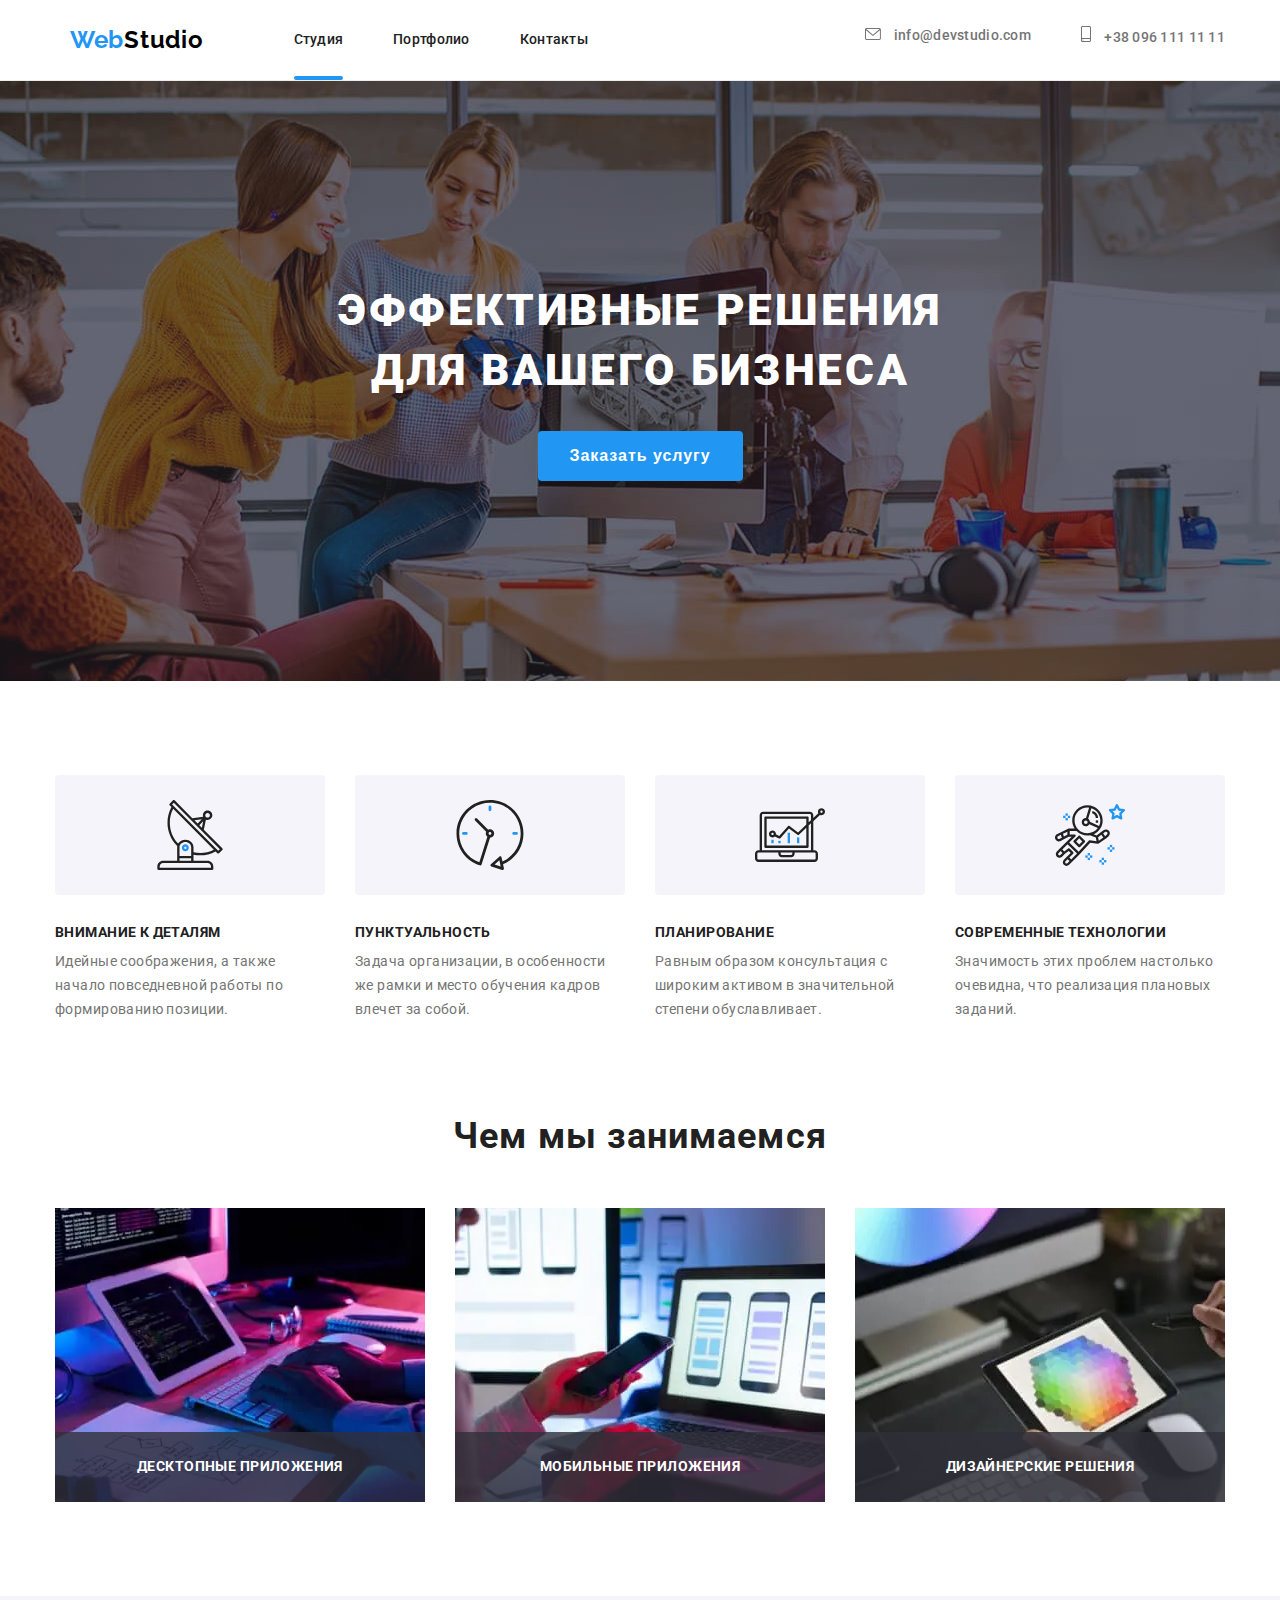
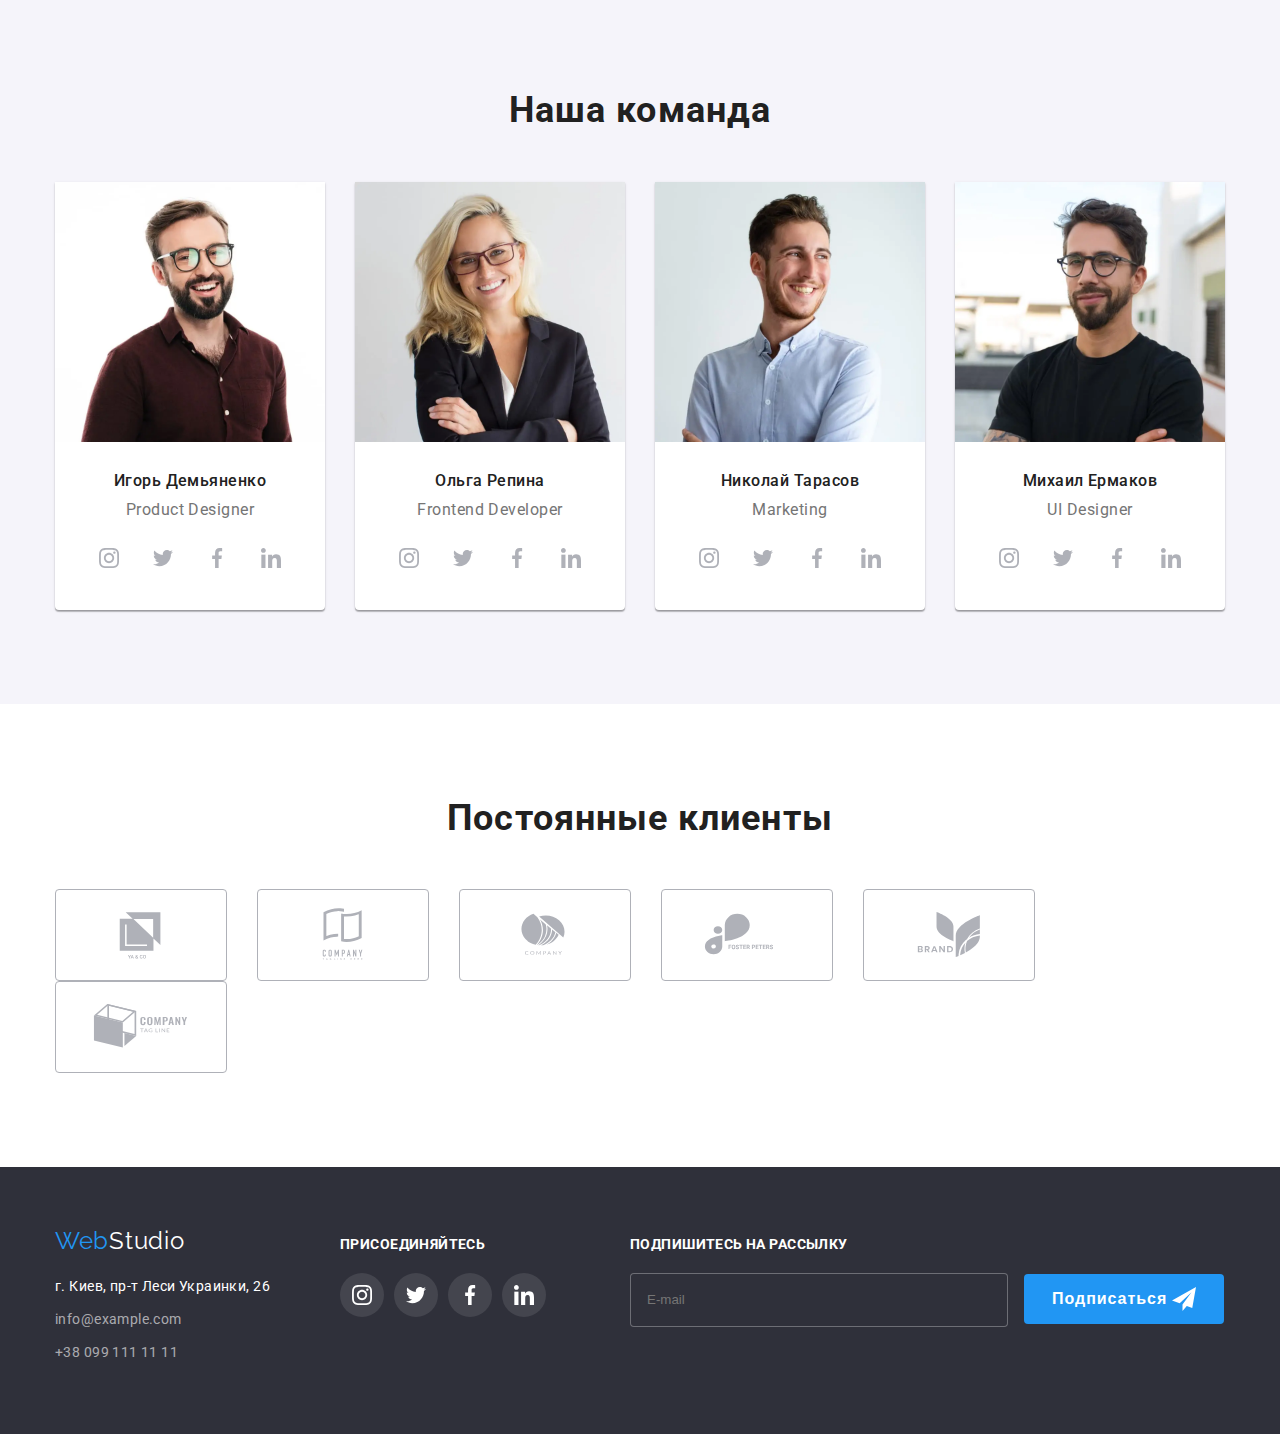
<file: index.html>
<!DOCTYPE html>
<html lang="ru">
  <head>
    <meta charset="UTF-8" />
    <meta http-equiv="X-UA-Compatible" content="IE=edge" />
    <meta name="viewport" content="width=device-width, initial-scale=1.0" />
    <link rel="preconnect" href="https://fonts.gstatic.com" />
    <link
      href="https://fonts.googleapis.com/css2?family=Raleway:wght@700&family=Roboto:wght@400;500;700;900&display=swap"
      rel="stylesheet"
    />
    <link
      rel="stylesheet"
      href="https://cdnjs.cloudflare.com/ajax/libs/modern-normalize/1.0.0/modern-normalize.min.css"
      integrity="sha512-ISS7cAi1PEhQ8jnbJpJZMd29NlhNj4AWYyLOSp2CE/CsHxTCu+r+t0D2yoJudVrd0/8fTVPUVDzY5Tvli75u/g=="
      crossorigin="anonymous"
    />
    <link rel="stylesheet" href="./css/main.min.css" />
    <title>Document</title>
  </head>
  <body>
    <!-- Шапка сайта -->
    <header class="header">
      <div class="container header-container">
        <nav class="navigation">
          <a class="logo-link link" href="index.html">
            <span class="logo-web">Web</span
            ><span class="logo-studio">Studio</span>
          </a>
          <ul class="site-nav list">
            <li class="site-nav__item">
              <a href="index.html" class="site-nav__link current link"
                >Студия</a
              >
            </li>
            <li class="site-nav__item">
              <a href="portfolio.html" class="site-nav__link link">Портфолио</a>
            </li>
            <li class="site-nav__item">
              <a href="" class="site-nav__link link">Контакты</a>
            </li>
          </ul>
        </nav>
        <button class="header__mobile-menu-btn" type="button" data-menu-button>
          <svg class="header__mobile-menu-icon">
            <use href="./images/sprite.svg#mob-menu-icon"></use>
          </svg>
        </button>
        <ul class="contact-list list">
          <li class="contact-link-item">
            <a href="mailto:info@devstudio.com" class="contact-link link">
              <svg class="contact-icon" width="16" height="12">
                <use href="./images/sprite.svg#icon-envelope"></use>
              </svg>
              info@devstudio.com
            </a>
          </li>
          <li class="contact-link-item">
            <a href="tel:+380961111111" class="contact-link link">
              <svg class="contact-icon" width="10" height="16">
                <use href="./images/sprite.svg#icon-smartphone"></use>
              </svg>
              +38 096 111 11 11</a
            >
          </li>
        </ul>
      </div>
      <div class="mobile-menu" data-menu>
        <div class="container mobile-menu__container">
          <button class="mobile-menu__close-btn" type="button" data-menu-close>
            <svg class="mobile-menu__close-icon">
              <use href="./images/sprite.svg#icon-close"></use>
            </svg>
          </button>

          <div class="mobile-menu__nav-list">
          <ul class="mobile-menu__nav">
            <li class="mobile-menu__item list">
              <a href="index.html" class="mobile-menu__link link">Студия</a>
            </li>
            <li class="mobile-menu__item list">
              <a href="portfolio.html" class="mobile-menu__link link"
                >Портфолио</a
              >
            </li>
            <li class="mobile-menu__item list">
              <a href="" class="mobile-menu__link link">Контакты</a>
            </li>
          </ul>
        </div>
        <div class="mobile-menu__connect-list">
          <ul class="mobile-menu__contact-list list">
            <li>
              <a
                class="mobile-menu__contact-link-tel link"
                href="tel:+380961111111"
              >
                +38 096 111 11 11</a
              >
            </li>
            <li>
              <a
                class="mobile-menu__contact-link-mail link"
                href="mailto:info@devstudio.com"
                >info@devstudio.com</a
              >
            </li>
          </ul>

          <ul class="mobile-menu__social-list list">
            <li class="mobile-menu__social-item">
              <a class="mobile-menu__social-link link" href="#">Instagram</a>
            </li>
            <li class="mobile-menu__social-item">
              <a class="mobile-menu__social-link link" href="#">Twitter</a>
            </li>
            <li class="mobile-menu__social-item">
              <a class="mobile-menu__social-link link" href="#">Facebook</a>
            </li>
            <li class="mobile-menu__social-item">
              <a class="mobile-menu__social-link link" href="#">LinkedIn</a>
            </li>
          </ul>
        </div>
        </div>
      </div>
    </header>
    <!-- <main> -->
    <!-- Герой -->
    <section class="hero-section">
      <div class="container">
        <h1 class="hero-title">
          Эффективные решения <br />
          для вашего бизнеса
        </h1>
        <button class="modal-btn" type="button" data-modal-open>
          Заказать услугу
        </button>
      </div>
    </section>
    <!-- Наши преимущества -->
    <section class="feature section">
      <div class="container">
        <h2 hidden>Особенности</h2>
        <ul class="feature__list list">
          <li class="feature__list-item">
            <div class="feature__list-icon">
              <svg class="feature__icon">
                <use href="./images/sprite.svg#icon-antenna"></use>
              </svg>
            </div>
            <h3 class="feature__title">ВНИМАНИЕ К ДЕТАЛЯМ</h3>
            <p class="feature__text">
              Идейные соображения, а также начало повседневной работы по
              формированию позиции.
            </p>
          </li>
          <li class="feature__list-item">
            <div class="feature__list-icon">
              <svg class="feature__icon">
                <use href="./images/sprite.svg#icon-clock"></use>
              </svg>
            </div>

            <h3 class="feature__title">ПУНКТУАЛЬНОСТЬ</h3>
            <p class="feature__text">
              Задача организации, в особенности же рамки и место обучения кадров
              влечет за собой.
            </p>
          </li>
          <li class="feature__list-item">
            <div class="feature__list-icon">
              <svg class="feature__icon">
                <use href="./images/sprite.svg#icon-diagram"></use>
              </svg>
            </div>
            <h3 class="feature__title">ПЛАНИРОВАНИЕ</h3>
            <p class="feature__text">
              Равным образом консультация с широким активом в значительной
              степени обуславливает.
            </p>
          </li>
          <li class="feature__list-item">
            <div class="feature__list-icon">
              <svg class="feature__icon">
                <use href="./images/sprite.svg#icon-astronaut"></use>
              </svg>
            </div>
            <h3 class="feature__title">СОВРЕМЕННЫЕ ТЕХНОЛОГИИ</h3>
            <p class="feature__text">
              Значимость этих проблем настолько очевидна, что реализация
              плановых заданий.
            </p>
          </li>
        </ul>
      </div>
    </section>
    <!-- О нас -->
    <section class="about-section">
      <div class="container">
        <h2 class="section-title">Чем мы занимаемся</h2>
        <ul class="about-section-list list">
          <li class="about-section-item">
            <div class="about-img-wrapper">
              <picture class="about-picture">
                <source
                  srcset="
                    ./images/about/about-img-1.webp    1x,
                    ./images/about/about-img-1@2x.webp 2x
                  "
                  media="(min-width: 1200px)"
                  type="image/webp"
                />
                <source
                  srcset="
                    ./images/about/about-img-1.jpg    1x,
                    ./images/about/about-img-1@2x.jpg 2x
                  "
                  media="(min-width: 1200px)"
                />
                <img
                  src="./images/about/about-img-1.jpg"
                  alt="Разработка веб-приложений"
                />
              </picture>
              <p class="about-img-overlay">Десктопные приложения</p>
            </div>
          </li>
          <li class="about-section-item">
            <div class="about-img-wrapper">
              <picture class="picture">
                <source
                  srcset="
                    ./images/about/about-img-2.webp    1x,
                    ./images/about/about-img-2@2x.webp 2x
                  "
                  media="(min-width: 1200px)"
                  type="image/webp"
                />
                <source
                  srcset="
                    ./images/about/about-img-2.jpg    1x,
                    ./images/about/about-img-2@2x.jpg 2x
                  "
                  media="(min-width: 1200px)"
                />
                <img
                  src="./images/about/about-img-2.jpg"
                  alt="Адаптация сайта под мобильные платформы"
                />
              </picture>
              <p class="about-img-overlay">Мобильные приложения</p>
            </div>
          </li>
          <li class="about-section-item">
            <div class="about-img-wrapper">
              <picture class="picture">
                <source
                  srcset="
                    ./images/about/about-img-3.webp    1x,
                    ./images/about/about-img-3@2x.webp 2x
                  "
                  media="(min-width: 1200px)"
                  type="image/webp"
                />
                <source
                  srcset="
                    ./images/about/about-img-3.jpg    1x,
                    ./images/about/about-img-3@2x.jpg 2x
                  "
                  media="(min-width: 1200px)"
                />
                <img
                  src="./images/about/about-img-3.jpg"
                  alt="Дизайн веб-приложений"
                />
              </picture>
              <p class="about-img-overlay">Дизайнерские решения</p>
            </div>
          </li>
        </ul>
      </div>
    </section>
    <!-- Наша команда -->
    <section class="team section">
      <div class="container">
        <h2 class="section-title team">Наша команда</h2>
        <ul class="team__list list">
          <li class="team__list-item">
            <picture class="picture">
              <source
                srcset="
                  ./images/team/team-1-pc.webp    1x,
                  ./images/team/team-1-pc@2x.webp 2x
                "
                media="(min-width: 1200px)"
                type="image/webp"
              />
              <source
                srcset="
                  ./images/team/team-1-pc.jpg    1x,
                  ./images/team/team-1-pc@2x.jpg 2x
                "
                media="(min-width: 1200px)"
              />
              <source
                srcset="
                  ./images/team/team-1-tab.webp    1x,
                  ./images/team/team-1-tab@2x.webp 2x
                "
                media="(min-width: 768px)"
                type="image/webp"
              />
              <source
                srcset="
                  ./images/team/team-1-tab.jpg    1x,
                  ./images/team/team-1-tab@2x.jpg 2x
                "
                media="(min-width: 768px)"
              />
              <source
                srcset="
                  ./images/team/team-1-mob.webp    1x,
                  ./images/team/team-1-mob@2x.webp 2x
                "
                media="(max-width: 767px)"
                type="image/webp"
              />
              <source
                srcset="
                  ./images/team/team-1-mob.jpg    1x,
                  ./images/team/team-1-mob@2x.jpg 2x
                "
                media="(max-width: 767px)"
              />
              <img
                class="team__photo"
                src="./images/team/team-1-pc.jpg"
                alt="Игорь Демьяненко"
              />
            </picture>

            <div class="team__list-content">
              <h3 class="team__title">Игорь Демьяненко</h3>
              <p class="team__position" lang="en">Product Designer</p>
              <ul class="social-list list">
                <li class="social-list-item">
                  <a href="" class="social-list-link link">
                    <svg class="social-list-icon">
                      <use href="./images/sprite.svg#icon-instagram"></use>
                    </svg>
                  </a>
                </li>
                <li class="social-list-item">
                  <a href="" class="social-list-link link">
                    <svg class="social-list-icon">
                      <use href="./images/sprite.svg#icon-twitter"></use>
                    </svg>
                  </a>
                </li>
                <li class="social-list-item">
                  <a href="" class="social-list-link link">
                    <svg class="social-list-icon">
                      <use href="./images/sprite.svg#icon-facebook"></use>
                    </svg>
                  </a>
                </li>
                <li class="social-list-item">
                  <a href="" class="social-list-link link">
                    <svg class="social-list-icon">
                      <use href="./images/sprite.svg#icon-linkedin"></use>
                    </svg>
                  </a>
                </li>
              </ul>
            </div>
          </li>
          <li class="team__list-item">
            <picture class="picture">
              <source
                srcset="
                  ./images/team/team-2-pc.webp    1x,
                  ./images/team/team-2-pc@2x.webp 2x
                "
                media="(min-width: 1200px)"
                type="image/webp"
              />
              <source
                srcset="
                  ./images/team/team-2-pc.jpg    1x,
                  ./images/team/team-2-pc@2x.jpg 2x
                "
                media="(min-width: 1200px)"
              />
              <source
                srcset="
                  ./images/team/team-2-tab.webp    1x,
                  ./images/team/team-2-tab@2x.webp 2x
                "
                media="(min-width: 768px)"
                type="image/webp"
              />
              <source
                srcset="
                  ./images/team/team-2-tab.jpg    1x,
                  ./images/team/team-2-tab@2x.jpg 2x
                "
                media="(min-width: 768px)"
              />
              <source
                srcset="
                  ./images/team/team-2-mob.webp    1x,
                  ./images/team/team-2-mob@2x.webp 2x
                "
                media="(max-width: 767px)"
                type="image/webp"
              />
              <source
                srcset="
                  ./images/team/team-2-mob.jpg    1x,
                  ./images/team/team-2-mob@2x.jpg 2x
                "
                media="(max-width: 767px)"
              />
              <img
                class="team__photo"
                src="./images/team/team-2-pc.jpg"
                alt="Ольга Репина"
              />
            </picture>
            <div class="team__list-content">
              <h3 class="team__title">Ольга Репина</h3>
              <p class="team__position" lang="en">Frontend Developer</p>
              <ul class="social-list list">
                <li class="social-list-item">
                  <a href="" class="social-list-link link">
                    <svg class="social-list-icon">
                      <use href="./images/sprite.svg#icon-instagram"></use>
                    </svg>
                  </a>
                </li>
                <li class="social-list-item">
                  <a href="" class="social-list-link link">
                    <svg class="social-list-icon">
                      <use href="./images/sprite.svg#icon-twitter"></use>
                    </svg>
                  </a>
                </li>
                <li class="social-list-item">
                  <a href="" class="social-list-link link">
                    <svg class="social-list-icon">
                      <use href="./images/sprite.svg#icon-facebook"></use>
                    </svg>
                  </a>
                </li>
                <li class="social-list-item">
                  <a href="" class="social-list-link link">
                    <svg class="social-list-icon">
                      <use href="./images/sprite.svg#icon-linkedin"></use>
                    </svg>
                  </a>
                </li>
              </ul>
            </div>
          </li>
          <li class="team__list-item">
            <picture class="picture">
              <source
                srcset="
                  ./images/team/team-3-pc.webp    1x,
                  ./images/team/team-3-pc@2x.webp 2x
                "
                media="(min-width: 1200px)"
                type="image/webp"
              />
              <source
                srcset="
                  ./images/team/team-3-pc.jpg    1x,
                  ./images/team/team-3-pc@2x.jpg 2x
                "
                media="(min-width: 1200px)"
              />
              <source
                srcset="
                  ./images/team/team-3-tab.webp    1x,
                  ./images/team/team-3-tab@2x.webp 2x
                "
                media="(min-width: 768px)"
                type="image/webp"
              />
              <source
                srcset="
                  ./images/team/team-3-tab.jpg    1x,
                  ./images/team/team-3-tab@2x.jpg 2x
                "
                media="(min-width: 768px)"
              />
              <source
                srcset="
                  ./images/team/team-3-mob.webp    1x,
                  ./images/team/team-3-mob@2x.webp 2x
                "
                media="(max-width: 767px)"
                type="image/webp"
              />
              <source
                srcset="
                  ./images/team/team-3-mob.jpg    1x,
                  ./images/team/team-3-mob@2x.jpg 2x
                "
                media="(max-width: 767px)"
              />
              <img
                class="team__photo"
                src="./images/team/team-3-pc.jpg"
                alt="Николай Тарасов"
              />
            </picture>
            <div class="team__list-content">
              <h3 class="team__title">Николай Тарасов</h3>
              <p class="team__position" lang="en">Marketing</p>
              <ul class="social-list list">
                <li class="social-list-item">
                  <a href="" class="social-list-link link">
                    <svg class="social-list-icon">
                      <use href="./images/sprite.svg#icon-instagram"></use>
                    </svg>
                  </a>
                </li>
                <li class="social-list-item">
                  <a href="" class="social-list-link link">
                    <svg class="social-list-icon">
                      <use href="./images/sprite.svg#icon-twitter"></use>
                    </svg>
                  </a>
                </li>
                <li class="social-list-item">
                  <a href="" class="social-list-link link">
                    <svg class="social-list-icon">
                      <use href="./images/sprite.svg#icon-facebook"></use>
                    </svg>
                  </a>
                </li>
                <li class="social-list-item">
                  <a href="" class="social-list-link link">
                    <svg class="social-list-icon">
                      <use href="./images/sprite.svg#icon-linkedin"></use>
                    </svg>
                  </a>
                </li>
              </ul>
            </div>
          </li>
          <li class="team__list-item">
            <picture class="picture">
              <source
                srcset="
                  ./images/team/team-4-pc.webp    1x,
                  ./images/team/team-4-pc@2x.webp 2x
                "
                media="(min-width: 1200px)"
                type="image/webp"
              />
              <source
                srcset="
                  ./images/team/team-4-pc.jpg    1x,
                  ./images/team/team-4-pc@2x.jpg 2x
                "
                media="(min-width: 1200px)"
              />
              <source
                srcset="
                  ./images/team/team-4-tab.webp    1x,
                  ./images/team/team-4-tab@2x.webp 2x
                "
                media="(min-width: 768px)"
                type="image/webp"
              />
              <source
                srcset="
                  ./images/team/team-4-tab.jpg    1x,
                  ./images/team/team-4-tab@2x.jpg 2x
                "
                media="(min-width: 768px)"
              />
              <source
                srcset="
                  ./images/team/team-4-mob.webp    1x,
                  ./images/team/team-4-mob@2x.webp 2x
                "
                media="(max-width: 767px)"
                type="image/webp"
              />
              <source
                srcset="
                  ./images/team/team-4-mob.jpg    1x,
                  ./images/team/team-4-mob@2x.jpg 2x
                "
                media="(max-width: 767px)"
              />
              <img
                class="team__photo"
                src="./images/team/team-4-pc.jpg"
                alt="Михаил Ермаков"
              />
            </picture>
            <div class="team__list-content">
              <h3 class="team__title">Михаил Ермаков</h3>
              <p class="team__position" lang="en">UI Designer</p>
              <ul class="social-list list">
                <li class="social-list-item">
                  <a href="#" class="social-list-link link">
                    <svg class="social-list-icon">
                      <use href="./images/sprite.svg#icon-instagram"></use>
                    </svg>
                  </a>
                </li>
                <li class="social-list-item">
                  <a href="" class="social-list-link link">
                    <svg class="social-list-icon">
                      <use href="./images/sprite.svg#icon-twitter"></use>
                    </svg>
                  </a>
                </li>
                <li class="social-list-item">
                  <a href="" class="social-list-link link">
                    <svg class="social-list-icon">
                      <use href="./images/sprite.svg#icon-facebook"></use>
                    </svg>
                  </a>
                </li>
                <li class="social-list-item">
                  <a href="" class="social-list-link link">
                    <svg class="social-list-icon">
                      <use href="./images/sprite.svg#icon-linkedin"></use>
                    </svg>
                  </a>
                </li>
              </ul>
            </div>
          </li>
        </ul>
      </div>
    </section>
    <!-- Постоянные клиенты -->
    <section class="section">
        <div class="container">
          <h2 class="section-title">Постоянные клиенты</h2>
          <ul class="client-list list">
            <li>
              <a href="" class="client-link link">
                <svg class="client-icon">
                  <use href="./images/sprite.svg#icon-client-1"></use>
                </svg>
              </a>
            </li>
            <li>
              <a href="" class="client-link link">
                <svg class="client-icon">
                  <use href="./images/sprite.svg#icon-client-2"></use></svg
              ></a>
            </li>
            <li>
              <a href="" class="client-link link">
                <svg class="client-icon">
                  <use href="./images/sprite.svg#icon-client-3"></use></svg
              ></a>
            </li>
            <li>
              <a href="" class="client-link link">
                <svg class="client-icon">
                  <use href="./images/sprite.svg#icon-client-4"></use></svg
              ></a>
            </li>
            <li>
              <a href="" class="client-link link">
                <svg class="client-icon">
                  <use href="./images/sprite.svg#icon-client-5"></use></svg
              ></a>
            </li>
            <li>
              <a href="" class="client-link link">
                <svg class="client-icon">
                  <use href="./images/sprite.svg#icon-client-6"></use></svg
              ></a>
            </li>
          </ul>
        </div>
      </section>
    </main>
    <!-- Футер -->
    <footer>
      <div class="footer-container container">
        <div class="contact-footer">
          <div class="footer-logo">
            <a class="logo-link-footer link" href="index.html">
              <span class="logo-web">Web</span
              ><span class="logo-studio-footer">Studio</span>
            </a>
          </div>
          <address>
            <ul class="footer-add-list list">
              <li>
                <a
                  href="https://goo.gl/maps/DzLWiFUtqQAKY1di6"
                  class="add-link link"
                  target="_blank"
                  rel="noopener noreferrer"
                  >г. Киев, пр-т Леси Украинки, 26</a
                >
              </li>
              <li class="contact-link">
                <a href="mailto:info@example.com"></a>info@example.com
              </li>
              <li class="contact-link">
                <a href="tel:+380991111111"></a>+38 099 111 11 11
              </li>
            </ul>
          </address>
        </div>
        <div class="join-container">
          <h2 class="join-title">ПРИСОЕДИНЯЙТЕСЬ</h2>
          <ul class="join-list list">
            <li>
              <a href="" class="join-footer-link">
                <svg class="join-icon">
                  <use href="./images/sprite.svg#icon-instagram"></use>
                </svg>
              </a>
            </li>
            <li>
              <a href="" class="join-footer-link">
                <svg class="join-icon">
                  <use href="./images/sprite.svg#icon-twitter"></use>
                </svg>
              </a>
            </li>
            <li>
              <a href="" class="join-footer-link">
                <svg class="join-icon">
                  <use href="./images/sprite.svg#icon-facebook"></use>
                </svg>
              </a>
            </li>
            <li>
              <a href="" class="join-footer-link">
                <svg class="join-icon">
                  <use href="./images/sprite.svg#icon-linkedin"></use>
                </svg>
              </a>
            </li>
          </ul>
        </div>
        <div class="footer-email-input">
          <h2 class="footer-input-title">Подпишитесь на рассылку</h2>
          <label class="footer-email-form">
            <input
              type="email"
              name="user-email"
              class="footer-form-input"
              placeholder="E-mail"
              required
            />
          </label>
          <button type="submit" class="footer-form-btn">
            Подписаться
            <svg class="footer-form-btn-icon">
              <use href="./images/sprite.svg#icon-send"></use>
            </svg>
          </button>
        </div>
      </div>
    </footer>
    <!-- Модальное окно -->
    <div class="backdrop is-hidden" data-modal>
      <div class="modal">
        <button class="modal-close-btn" type="button" data-modal-close>
          <svg class="close-btn-icon">
            <use href="./images/sprite.svg#icon-close"></use>
          </svg>
        </button>
        <form action="#" method="GET" class="modal-form">
          <p class="modal-form-head">Оставьте свои данные, мы вам перезвоним</p>
          <label class="modal-form-field">
            Имя
            <span class="modal-form-input-wrapper">
              <input
                type="text"
                name="user-name"
                class="modal-form-input"
                minlength="2"
                required
              />
              <svg class="modal-form-icon">
                <use href="./images/sprite.svg#icon-person-black"></use>
              </svg>
            </span>
          </label>
          <label class="modal-form-field">
            Телефон
            <span class="modal-form-input-wrapper">
              <input
                type="tel"
                name="user-phone"
                class="modal-form-input"
                required
                pattern="[0-9]{3}-[0-9]{3}-[0-9]{2}-[0-9]{2}"
                title="099-999-99-99"
              />
              <svg class="modal-form-icon">
                <use href="./images/sprite.svg#icon-phone-black"></use>
              </svg>
            </span>
          </label>
          <label class="modal-form-field">
            Почта
            <span class="modal-form-input-wrapper">
              <input
                type="email"
                name="user-email"
                class="modal-form-input"
                required
              />
              <svg class="modal-form-icon">
                <use href="./images/sprite.svg#icon-email-black"></use>
              </svg>
            </span>
          </label>
          <label class="modal-form-field">
            Комментарий
            <textarea
              name="user-message"
              class="modal-form-message"
              placeholder="Введите текст"
            ></textarea>
          </label>
          <input
            type="checkbox"
            name="user-policy"
            class="modal-form-checkbox visually-hidden"
            id="check-box-policy"
            required
          />
          <label for="check-box-policy" class="modal-form-checkbox-policy"
            >Соглашаюсь с рассылкой и принимаю
            <a class="modal-form-policy-link" href="">Условия договора</a>
          </label>
          <button type="submit" class="modal-form-btn">Отправить</button>
        </form>
      </div>
    </div>
    <script src="./js/modal.js"></script>
    <script src="./js/menu.js"></script>
  </body>
</html>
</file>
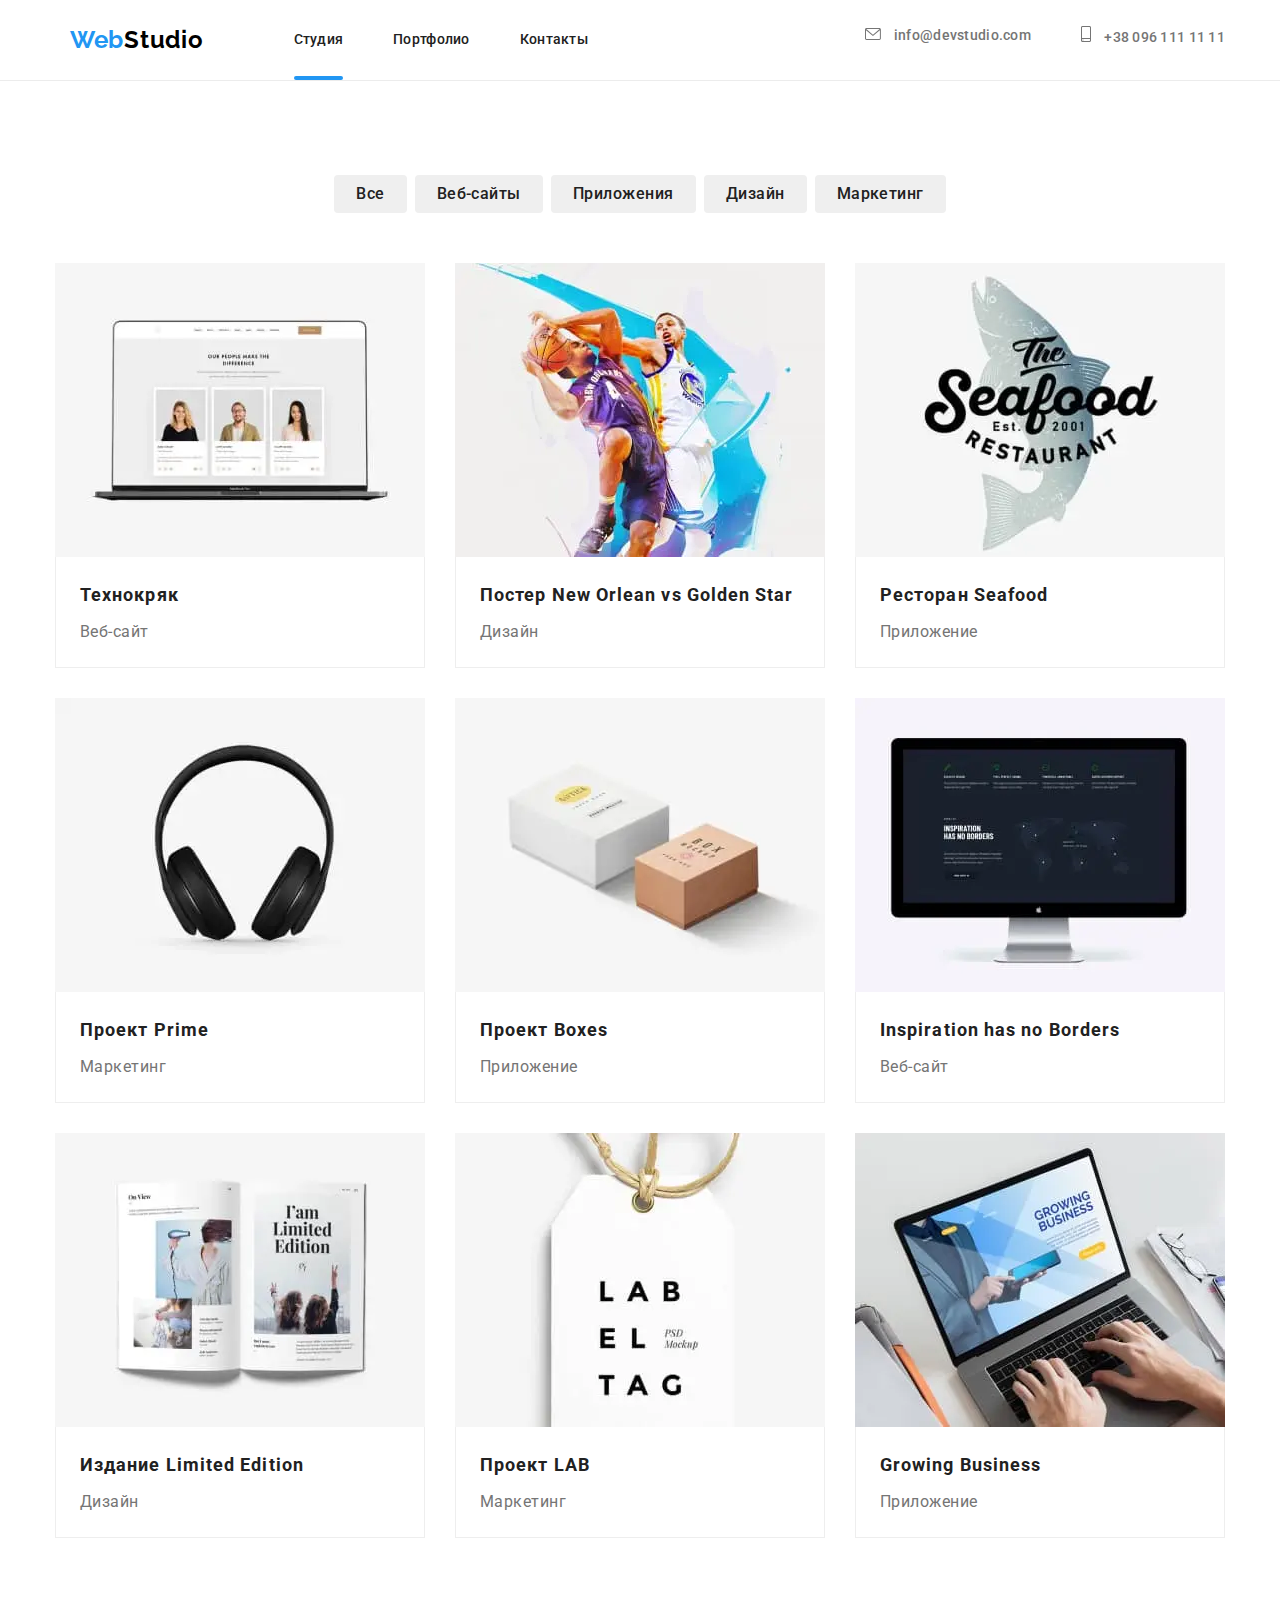
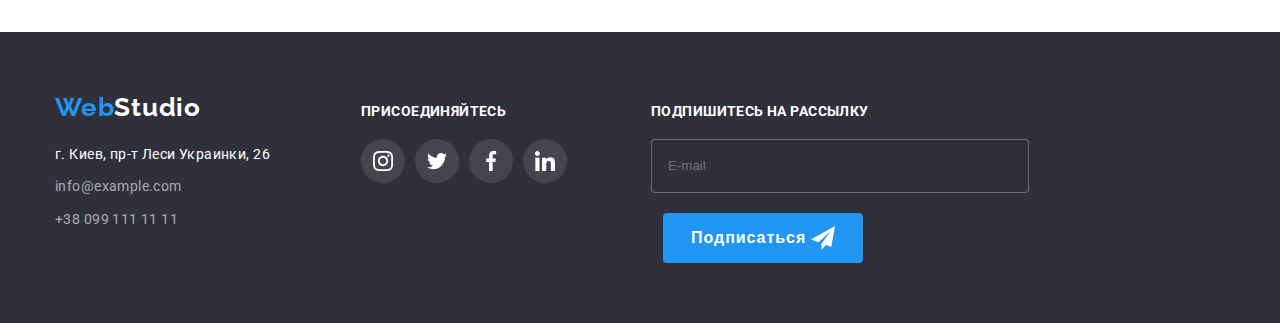
<file: portfolio.html>
<!DOCTYPE html>
<html lang="ru">
  <head>
    <meta charset="UTF-8" />
    <meta http-equiv="X-UA-Compatible" content="IE=edge" />
    <meta name="viewport" content="width=device-width, initial-scale=1.0" />
    <link rel="preconnect" href="https://fonts.gstatic.com" />
    <link
      href="https://fonts.googleapis.com/css2?family=Raleway:wght@700&family=Roboto:wght@400;500;700;900&display=swap"
      rel="stylesheet"
    />
    <link
      rel="stylesheet"
      href="https://cdnjs.cloudflare.com/ajax/libs/modern-normalize/1.0.0/modern-normalize.min.css"
      integrity="sha512-ISS7cAi1PEhQ8jnbJpJZMd29NlhNj4AWYyLOSp2CE/CsHxTCu+r+t0D2yoJudVrd0/8fTVPUVDzY5Tvli75u/g=="
      crossorigin="anonymous"
    />
    <link rel="stylesheet" href="./css/main.min.css" />
    <title>Document</title>
  </head>
  <body>
    <!-- Шапка сайта -->
    <header class="header">
      <div class="container header-container">
        <nav class="navigation">
          <a class="logo-link link" href="index.html">
            <span class="logo-web">Web</span
            ><span class="logo-studio">Studio</span>
          </a>
          <ul class="site-nav list">
            <li class="site-nav__item">
              <a href="index.html" class="site-nav__link current link"
                >Студия</a
              >
            </li>
            <li class="site-nav__item">
              <a href="portfolio.html" class="site-nav__link link">Портфолио</a>
            </li>
            <li class="site-nav__item">
              <a href="" class="site-nav__link link">Контакты</a>
            </li>
          </ul>
        </nav>
        <button class="header__mobile-menu-btn" type="button" data-menu-button>
          <svg class="header__mobile-menu-icon">
            <use href="./images/sprite.svg#mob-menu-icon"></use>
          </svg>
        </button>
        <ul class="contact-list list">
          <li class="contact-link-item">
            <a href="mailto:info@devstudio.com" class="contact-link link">
              <svg class="contact-icon" width="16" height="12">
                <use href="./images/sprite.svg#icon-envelope"></use>
              </svg>
              info@devstudio.com
            </a>
          </li>
          <li class="contact-link-item">
            <a href="tel:+380961111111" class="contact-link link">
              <svg class="contact-icon" width="10" height="16">
                <use href="./images/sprite.svg#icon-smartphone"></use>
              </svg>
              +38 096 111 11 11</a
            >
          </li>
        </ul>
      </div>
      <div class="mobile-menu" data-menu>
        <div class="container mobile-menu__container">
          <button class="mobile-menu__close-btn" type="button" data-menu-close>
            <svg class="mobile-menu__close-icon">
              <use href="./images/sprite.svg#icon-close"></use>
            </svg>
          </button>
          <ul class="mobile-menu__nav">
            <li class="mobile-menu__item list">
              <a href="index.html" class="mobile-menu__link link">Студия</a>
            </li>
            <li class="mobile-menu__item list">
              <a href="portfolio.html" class="mobile-menu__link link"
                >Портфолио</a
              >
            </li>
            <li class="mobile-menu__item list">
              <a href="" class="mobile-menu__link link">Контакты</a>
            </li>
          </ul>
          <ul class="mobile-menu__contact-list list">
            <li>
              <a
                class="mobile-menu__contact-link-tel link"
                href="tel:+380961111111"
              >
                +38 096 111 11 11</a
              >
            </li>
            <li>
              <a
                class="mobile-menu__contact-link-mail link"
                href="mailto:info@devstudio.com"
                >info@devstudio.com</a
              >
            </li>
          </ul>

          <ul class="mobile-menu__social-list list">
            <li class="mobile-menu__social-item">
              <a class="mobile-menu__social-link link" href="#">Instagram</a>
            </li>
            <li class="mobile-menu__social-item">
              <a class="mobile-menu__social-link link" href="#">Twitter</a>
            </li>
            <li class="mobile-menu__social-item">
              <a class="mobile-menu__social-link link" href="#">Facebook</a>
            </li>
            <li class="mobile-menu__social-item">
              <a class="mobile-menu__social-link link" href="#">LinkedIn</a>
            </li>
          </ul>
        </div>
      </div>
    </header>
      <!-- Портфолио -->
      <section class="section">
        <div class="container">
          <h1 hidden>Наши проекты</h1>
          <ul class="portfolio-section list">
            <li><button class="portfolio-btn" type="button">Все</button></li>
            <li>
              <button class="portfolio-btn" type="button">Веб-сайты</button>
            </li>
            <li>
              <button class="portfolio-btn" type="button">Приложения</button>
            </li>
            <li><button class="portfolio-btn" type="button">Дизайн</button></li>
            <li>
              <button class="portfolio-btn" type="button">Маркетинг</button>
            </li>
          </ul>
        </div>
        <div class="container">
          <ul class="portfolio-list list">
            <li class="portfolio-list-img">
              <a href="" class="portfolio-link-wrapper link">
                <div class="portfolio-img-wrapper">
                  <picture class="picture">
                    <source
                      srcset="
                        ./images/projects/project-1-pc.webp    1x,
                        ./images/projects/project-1-pc@2x.webp 2x
                      "
                      media="(min-width: 1200px)"
                      type="image/webp"
                    />
                    <source
                      srcset="
                        ./images/projects/project-1-pc.jpg    1x,
                        ./images/projects/project-1-pc@2x.jpg 2x
                      "
                      media="(min-width: 1200px)"
                    />
                    <source
                      srcset="
                        ./images/projects/project-1-tab.webp    1x,
                        ./images/projects/project-1-tab@2x.webp 2x
                      "
                      media="(min-width: 768px)"
                      type="image/webp"
                    />
                    <source
                      srcset="
                        ./images/projects/project-1-tab.jpg    1x,
                        ./images/projects/project-1-tab@2x.jpg 2x
                      "
                      media="(min-width: 768px)"
                    />
                    <source
                      srcset="
                        ./images/projects/project-1-mob.webp    1x,
                        ./images/projects/project-1-mob@2x.webp 2x
                      "
                      media="(max-width: 767px)"
                      type="image/webp"
                    />
                    <source
                      srcset="
                        ./images/projects/project-1-mob.jpg    1x,
                        ./images/projects/project-1-mob@2x.jpg 2x
                      "
                      media="(max-width: 767px)"
                    />
                    <img
                      src="./images/projects/project-1-pc.jpg"
                      alt="Веб-сайт"
                    />
                  </picture>
                  <p class="portfolio-overlay">
                    Технокряк это современная площадка распространения
                    коронавируса. Компании используют эту платформу для
                    цифрового шпионажа и атак на защищённые сервера конкурентов.
                  </p>
                </div>
                <div class="porfolio-list-content tech">
                  <h2 class="portfolio-title">Технокряк</h2>
                  <p class="portfolio-text">Веб-сайт</p>
                </div>
              </a>
            </li>
            <li class="portfolio-list-img">
              <a href="" class="portfolio-link-wrapper link">
                <div class="portfolio-img-wrapper">
                  <picture class="picture">
                    <source
                      srcset="
                        ./images/projects/project-2-pc.webp    1x,
                        ./images/projects/project-2-pc@2x.webp 2x
                      "
                      media="(min-width: 1200px)"
                      type="image/webp"
                    />
                    <source
                      srcset="
                        ./images/projects/project-2-pc.jpg    1x,
                        ./images/projects/project-2-pc@2x.jpg 2x
                      "
                      media="(min-width: 1200px)"
                    />
                    <source
                      srcset="
                        ./images/projects/project-2-tab.webp    1x,
                        ./images/projects/project-2-tab@2x.webp 2x
                      "
                      media="(min-width: 768px)"
                      type="image/webp"
                    />
                    <source
                      srcset="
                        ./images/projects/project-2-tab.jpg    1x,
                        ./images/projects/project-2-tab@2x.jpg 2x
                      "
                      media="(min-width: 768px)"
                    />
                    <source
                      srcset="
                        ./images/projects/project-2-mob.webp    1x,
                        ./images/projects/project-2-mob@2x.webp 2x
                      "
                      media="(max-width: 767px)"
                      type="image/webp"
                    />
                    <source
                      srcset="
                        ./images/projects/project-2-mob.jpg    1x,
                        ./images/projects/project-2-mob@2x.jpg 2x
                      "
                      media="(max-width: 767px)"
                    />
                    <img
                      src="./images/projects/project-2-pc.jpg"
                      alt="Постер с баскетболистами"
                    />
                  </picture>
                  <p class="portfolio-overlay">
                    Технокряк это современная площадка распространения
                    коронавируса. Компании используют эту платформу для
                    цифрового шпионажа и атак на защищённые сервера конкурентов.
                  </p>
                </div>
                <div class="porfolio-list-content">
                  <h2 class="portfolio-title">
                    Постер New Orlean vs Golden Star
                  </h2>
                  <p class="portfolio-text">Дизайн</p>
                </div>
              </a>
            </li>
            <li class="portfolio-list-img">
              <a href="" class="portfolio-link-wrapper link">
                <div class="portfolio-img-wrapper">
                  <picture class="picture">
                    <source
                      srcset="
                        ./images/projects/project-3-pc.webp    1x,
                        ./images/projects/project-3-pc@2x.webp 2x
                      "
                      media="(min-width: 1200px)"
                      type="image/webp"
                    />
                    <source
                      srcset="
                        ./images/projects/project-3-pc.jpg    1x,
                        ./images/projects/project-3-pc@2x.jpg 2x
                      "
                      media="(min-width: 1200px)"
                    />
                    <source
                      srcset="
                        ./images/projects/project-3-tab.webp    1x,
                        ./images/projects/project-3-tab@2x.webp 2x
                      "
                      media="(min-width: 768px)"
                      type="image/webp"
                    />
                    <source
                      srcset="
                        ./images/projects/project-3-tab.jpg    1x,
                        ./images/projects/project-3-tab@2x.jpg 2x
                      "
                      media="(min-width: 768px)"
                    />
                    <source
                      srcset="
                        ./images/projects/project-3-mob.webp    1x,
                        ./images/projects/project-3-mob@2x.webp 2x
                      "
                      media="(max-width: 767px)"
                      type="image/webp"
                    />
                    <source
                      srcset="
                        ./images/projects/project-3-mob.jpg    1x,
                        ./images/projects/project-3-mob@2x.jpg 2x
                      "
                      media="(max-width: 767px)"
                    />
                    <img
                      src="./images/projects/project-3-pc.jpg"
                      alt="Логотип ресторана"
                    />
                  </picture>
                  <p class="portfolio-overlay">
                    Технокряк это современная площадка распространения
                    коронавируса. Компании используют эту платформу для
                    цифрового шпионажа и атак на защищённые сервера конкурентов.
                  </p>
                </div>
                <div class="porfolio-list-content">
                  <h2 class="portfolio-title">Ресторан Seafood</h2>
                  <p class="portfolio-text">Приложение</p>
                </div>
              </a>
            </li>

            <li class="portfolio-list-img">
              <a href="" class="portfolio-link-wrapper link">
                <div class="portfolio-img-wrapper">
                  <picture class="picture">
                    <source
                      srcset="
                        ./images/projects/project-4-pc.webp    1x,
                        ./images/projects/project-4-pc@2x.webp 2x
                      "
                      media="(min-width: 1200px)"
                      type="image/webp"
                    />
                    <source
                      srcset="
                        ./images/projects/project-4-pc.jpg    1x,
                        ./images/projects/project-4-pc@2x.jpg 2x
                      "
                      media="(min-width: 1200px)"
                    />
                    <source
                      srcset="
                        ./images/projects/project-4-tab.webp    1x,
                        ./images/projects/project-4-tab@2x.webp 2x
                      "
                      media="(min-width: 768px)"
                      type="image/webp"
                    />
                    <source
                      srcset="
                        ./images/projects/project-4-tab.jpg    1x,
                        ./images/projects/project-4-tab@2x.jpg 2x
                      "
                      media="(min-width: 768px)"
                    />
                    <source
                      srcset="
                        ./images/projects/project-4-mob.webp    1x,
                        ./images/projects/project-4-mob@2x.webp 2x
                      "
                      media="(max-width: 767px)"
                      type="image/webp"
                    />
                    <source
                      srcset="
                        ./images/projects/project-4-mob.jpg    1x,
                        ./images/projects/project-4-mob@2x.jpg 2x
                      "
                      media="(max-width: 767px)"
                    />
                    <img
                      src="./images/projects/project-4-pc.jpg"
                      alt="Наушники"
                    />
                  </picture>

                  <p class="portfolio-overlay">
                    Технокряк это современная площадка распространения
                    коронавируса. Компании используют эту платформу для
                    цифрового шпионажа и атак на защищённые сервера конкурентов.
                  </p>
                </div>
                <div class="porfolio-list-content">
                  <h2 class="portfolio-title">Проект Prime</h2>
                  <p class="portfolio-text">Маркетинг</p>
                </div>
              </a>
            </li>

            <li class="portfolio-list-img">
              <a href="" class="portfolio-link-wrapper link">
                <div class="portfolio-img-wrapper">
                  <picture class="picture">
                    <source
                      srcset="
                        ./images/projects/project-5-pc.webp    1x,
                        ./images/projects/project-5-pc@2x.webp 2x
                      "
                      media="(min-width: 1200px)"
                      type="image/webp"
                    />
                    <source
                      srcset="
                        ./images/projects/project-5-pc.jpg    1x,
                        ./images/projects/project-5-pc@2x.jpg 2x
                      "
                      media="(min-width: 1200px)"
                    />
                    <source
                      srcset="
                        ./images/projects/project-5-tab.webp    1x,
                        ./images/projects/project-5-tab@2x.webp 2x
                      "
                      media="(min-width: 768px)"
                      type="image/webp"
                    />
                    <source
                      srcset="
                        ./images/projects/project-5-tab.jpg    1x,
                        ./images/projects/project-5-tab@2x.jpg 2x
                      "
                      media="(min-width: 768px)"
                    />
                    <source
                      srcset="
                        ./images/projects/project-5-mob.webp    1x,
                        ./images/projects/project-5-mob@2x.webp 2x
                      "
                      media="(max-width: 767px)"
                      type="image/webp"
                    />
                    <source
                      srcset="
                        ./images/projects/project-5-mob.jpg    1x,
                        ./images/projects/project-5-mob@2x.jpg 2x
                      "
                      media="(max-width: 767px)"
                    />
                    <img
                      src="./images/projects/project-5-pc.jpg"
                      alt="Коробки"
                    />
                  </picture>

                  <p class="portfolio-overlay">
                    Технокряк это современная площадка распространения
                    коронавируса. Компании используют эту платформу для
                    цифрового шпионажа и атак на защищённые сервера конкурентов.
                  </p>
                </div>
                <div class="porfolio-list-content">
                  <h2 class="portfolio-title">Проект Boxes</h2>
                  <p class="portfolio-text">Приложение</p>
                </div>
              </a>
            </li>

            <li class="portfolio-list-img">
              <a href="" class="portfolio-link-wrapper link">
                <div class="portfolio-img-wrapper">
                  <picture class="picture">
                    <source
                      srcset="
                        ./images/projects/project-6-pc.webp    1x,
                        ./images/projects/project-6-pc@2x.webp 2x
                      "
                      media="(min-width: 1200px)"
                      type="image/webp"
                    />
                    <source
                      srcset="
                        ./images/projects/project-6-pc.jpg    1x,
                        ./images/projects/project-6-pc@2x.jpg 2x
                      "
                      media="(min-width: 1200px)"
                    />
                    <source
                      srcset="
                        ./images/projects/project-6-tab.webp    1x,
                        ./images/projects/project-6-tab@2x.webp 2x
                      "
                      media="(min-width: 768px)"
                      type="image/webp"
                    />
                    <source
                      srcset="
                        ./images/projects/project-6-tab.jpg    1x,
                        ./images/projects/project-6-tab@2x.jpg 2x
                      "
                      media="(min-width: 768px)"
                    />
                    <source
                      srcset="
                        ./images/projects/project-6-mob.webp    1x,
                        ./images/projects/project-6-mob@2x.webp 2x
                      "
                      media="(max-width: 767px)"
                      type="image/webp"
                    />
                    <source
                      srcset="
                        ./images/projects/project-6-mob.jpg    1x,
                        ./images/projects/project-6-mob@2x.jpg 2x
                      "
                      media="(max-width: 767px)"
                    />
                    <img
                      src="./images/projects/project-6-pc.jpg"
                      alt="Монитор"
                    />
                  </picture>

                  <p class="portfolio-overlay">
                    Технокряк это современная площадка распространения
                    коронавируса. Компании используют эту платформу для
                    цифрового шпионажа и атак на защищённые сервера конкурентов.
                  </p>
                </div>
                <div class="porfolio-list-content">
                  <h2 class="portfolio-title">Inspiration has no Borders</h2>
                  <p class="portfolio-text">Веб-сайт</p>
                </div>
              </a>
            </li>

            <li class="portfolio-list-img">
              <a href="" class="portfolio-link-wrapper link">
                <div class="portfolio-img-wrapper">
                  <picture class="picture">
                    <source
                      srcset="
                        ./images/projects/project-7-pc.webp    1x,
                        ./images/projects/project-7-pc@2x.webp 2x
                      "
                      media="(min-width: 1200px)"
                      type="image/webp"
                    />
                    <source
                      srcset="
                        ./images/projects/project-7-pc.jpg    1x,
                        ./images/projects/project-7-pc@2x.jpg 2x
                      "
                      media="(min-width: 1200px)"
                    />
                    <source
                      srcset="
                        ./images/projects/project-7-tab.webp    1x,
                        ./images/projects/project-7-tab@2x.webp 2x
                      "
                      media="(min-width: 768px)"
                      type="image/webp"
                    />
                    <source
                      srcset="
                        ./images/projects/project-7-tab.jpg    1x,
                        ./images/projects/project-7-tab@2x.jpg 2x
                      "
                      media="(min-width: 768px)"
                    />
                    <source
                      srcset="
                        ./images/projects/project-7-mob.webp    1x,
                        ./images/projects/project-7-mob@2x.webp 2x
                      "
                      media="(max-width: 767px)"
                      type="image/webp"
                    />
                    <source
                      srcset="
                        ./images/projects/project-7-mob.jpg    1x,
                        ./images/projects/project-7-mob@2x.jpg 2x
                      "
                      media="(max-width: 767px)"
                    />
                    <img
                      src="./images/projects/project-7-pc.jpg"
                      alt="Журнал"
                    />
                  </picture>

                  <p class="portfolio-overlay">
                    Технокряк это современная площадка распространения
                    коронавируса. Компании используют эту платформу для
                    цифрового шпионажа и атак на защищённые сервера конкурентов.
                  </p>
                </div>
                <div class="porfolio-list-content">
                  <h2 class="portfolio-title">Издание Limited Edition</h2>
                  <p class="portfolio-text">Дизайн</p>
                </div>
              </a>
            </li>
            <li class="portfolio-list-img">
              <a href="" class="portfolio-link-wrapper link">
                <div class="portfolio-img-wrapper">
                  <picture class="picture">
                    <source
                      srcset="
                        ./images/projects/project-8-pc.webp    1x,
                        ./images/projects/project-8-pc@2x.webp 2x
                      "
                      media="(min-width: 1200px)"
                      type="image/webp"
                    />
                    <source
                      srcset="
                        ./images/projects/project-8-pc.jpg    1x,
                        ./images/projects/project-8-pc@2x.jpg 2x
                      "
                      media="(min-width: 1200px)"
                    />
                    <source
                      srcset="
                        ./images/projects/project-8-tab.webp    1x,
                        ./images/projects/project-8-tab@2x.webp 2x
                      "
                      media="(min-width: 768px)"
                      type="image/webp"
                    />
                    <source
                      srcset="
                        ./images/projects/project-8-tab.jpg    1x,
                        ./images/projects/project-8-tab@2x.jpg 2x
                      "
                      media="(min-width: 768px)"
                    />
                    <source
                      srcset="
                        ./images/projects/project-8-mob.webp    1x,
                        ./images/projects/project-8-mob@2x.webp 2x
                      "
                      media="(max-width: 767px)"
                      type="image/webp"
                    />
                    <source
                      srcset="
                        ./images/projects/project-8-mob.jpg    1x,
                        ./images/projects/project-8-mob@2x.jpg 2x
                      "
                      media="(max-width: 767px)"
                    />
                    <img src="./images/projects/project-8-pc.jpg" alt="Бирка" />
                  </picture>
                  <p class="portfolio-overlay">
                    Технокряк это современная площадка распространения
                    коронавируса. Компании используют эту платформу для
                    цифрового шпионажа и атак на защищённые сервера конкурентов.
                  </p>
                </div>
                <div class="porfolio-list-content">
                  <h2 class="portfolio-title">Проект LAB</h2>
                  <p class="portfolio-text">Маркетинг</p>
                </div>
              </a>
            </li>
            <li class="portfolio-list-img">
              <a href="" class="portfolio-link-wrapper link">
                <div class="portfolio-img-wrapper">
                  <picture class="picture">
                    <source
                      srcset="
                        ./images/projects/project-9-pc.webp    1x,
                        ./images/projects/project-9-pc@2x.webp 2x
                      "
                      media="(min-width: 1200px)"
                      type="image/webp"
                    />
                    <source
                      srcset="
                        ./images/projects/project-9-pc.jpg    1x,
                        ./images/projects/project-9-pc@2x.jpg 2x
                      "
                      media="(min-width: 1200px)"
                    />
                    <source
                      srcset="
                        ./images/projects/project-9-tab.webp    1x,
                        ./images/projects/project-9-tab@2x.webp 2x
                      "
                      media="(min-width: 768px)"
                      type="image/webp"
                    />
                    <source
                      srcset="
                        ./images/projects/project-9-tab.jpg    1x,
                        ./images/projects/project-9-tab@2x.jpg 2x
                      "
                      media="(min-width: 768px)"
                    />
                    <source
                      srcset="
                        ./images/projects/project-9-mob.webp    1x,
                        ./images/projects/project-9-mob@2x.webp 2x
                      "
                      media="(max-width: 767px)"
                      type="image/webp"
                    />
                    <source
                      srcset="
                        ./images/projects/project-9-mob.jpg    1x,
                        ./images/projects/project-9-mob@2x.jpg 2x
                      "
                      media="(max-width: 767px)"
                    />
                    <img
                      src="./images/projects/project-9-pc.jpg"
                      alt="Ноутбук"
                    />
                  </picture>
                  <p class="portfolio-overlay">
                    Технокряк это современная площадка распространения
                    коронавируса. Компании используют эту платформу для
                    цифрового шпионажа и атак на защищённые сервера конкурентов.
                  </p>
                </div>
                <div class="porfolio-list-content">
                  <h2 class="portfolio-title">Growing Business</h2>
                  <p class="portfolio-text">Приложение</p>
                </div>
              </a>
            </li>
          </ul>
        </div>
      </section>
    </main>
    <!-- Футер -->
    <footer>
      <div class="footer-container container">
        <div class="contact-footer">
          <div class="footer-logo">
            <a class="logo-link link" href="index.html">
              <span class="logo-web">Web</span
              ><span class="logo-studio-footer">Studio</span>
            </a>
          </div>
          <address>
            <ul class="list">
              <li>
                <a
                  href="https://goo.gl/maps/DzLWiFUtqQAKY1di6"
                  class="add-link link"
                  target="_blank"
                  rel="noopener noreferrer"
                  >г. Киев, пр-т Леси Украинки, 26</a
                >
              </li>
              <li class="contact-link">
                <a href="mailto:info@example.com"></a>info@example.com
              </li>
              <li class="contact-link">
                <a href="tel:+380991111111"></a>+38 099 111 11 11
              </li>
            </ul>
          </address>
        </div>
        <div class="join-container">
          <h2 class="join-title">ПРИСОЕДИНЯЙТЕСЬ</h2>
          <ul class="join-list list">
            <li>
              <a href="" class="join-footer-link">
                <svg class="join-icon">
                  <use href="./images/sprite.svg#icon-instagram"></use>
                </svg>
              </a>
            </li>
            <li>
              <a href="" class="join-footer-link">
                <svg class="join-icon">
                  <use href="./images/sprite.svg#icon-twitter"></use>
                </svg>
              </a>
            </li>
            <li>
              <a href="" class="join-footer-link">
                <svg class="join-icon">
                  <use href="./images/sprite.svg#icon-facebook"></use>
                </svg>
              </a>
            </li>
            <li>
              <a href="" class="join-footer-link">
                <svg class="join-icon">
                  <use href="./images/sprite.svg#icon-linkedin"></use>
                </svg>
              </a>
            </li>
          </ul>
        </div>
        <div class="footer-email-input">
          <h2 class="footer-input-title">Подпишитесь на рассылку</h2>
          <label class="footer-email-form">
            <input
              type="email"
              name="user-email"
              class="footer-form-input"
              placeholder="E-mail"
              required
            />
          </label>
          <button type="submit" class="footer-form-btn">
            Подписаться
            <svg class="footer-form-btn-icon">
              <use href="./images/sprite.svg#icon-send"></use>
            </svg>
          </button>
        </div>
      </div>
    </footer>
    <script src="./js/menu.js"></script>
  </body>
</html>
</file>
<file: css/main.min.css>
h1,h2,h3,h4,h5,h6,p{margin-top:0;margin-bottom:0}ul,ol{margin-top:0;margin-bottom:0;padding-left:0}img{display:block}body{font-family:Roboto, sans-serif;margin:0}.link{text-decoration:none}.list{list-style:none}.section{padding-top:60px;padding-bottom:60px}@media screen and (min-width: 1200px){.section{padding-top:94px;padding-bottom:94px}}.container{width:100%;padding-left:15px;padding-right:15px;box-sizing:border-box}@media screen and (max-width: 479px){.container{height:100%}}@media screen and (min-width: 480px){.container{width:480px;margin:0 auto;height:100%}}@media screen and (min-width: 768px){.container{width:768px}}@media screen and (min-width: 1200px){.container{width:1200px}}:root{--first-color: #ffffff;--second-color: #212121;--accent-color: #2196f3;--duration: 250ms;--timing-function: cubic-bezier(0.4, 0, 0.2, 1)}.visually-hidden{position:absolute !important;clip:rect(1px 1px 1px 1px);clip:rect(1px, 1px, 1px, 1px);padding:0 !important;border:0 !important;height:1px !important;width:1px !important;overflow:hidden}.modal-btn{font-weight:700;font-size:16px;line-height:1.87;letter-spacing:0.06em;color:var(--first-color);background:var(--accent-color);cursor:pointer;padding:10px 32px;border:0;border-radius:4px;transition:background var(--timing-function) var(--duration)}.modal-btn:hover,.modal-btn:focus{background:#188ce8}.social-list{display:flex;justify-content:center}.social-list-item:not(:last-child){margin-right:10px}.social-list-link{display:flex;justify-content:center;align-items:center;width:44px;height:44px;border-radius:50%;background-color:transparent;transition:background-color var(--timing-function) var(--duration)}.social-list-link:hover,.social-list-link:focus{background-color:var(--accent-color)}.social-list-link:hover .social-list-icon,.social-list-link:focus .social-list-icon{fill:var(--first-color)}.social-list-icon{width:20px;height:20px;fill:#afb1b8;transition:fill var(--timing-function) var(--duration)}.backdrop{position:fixed;width:100vw;height:100vh;top:0;left:0;background-color:rgba(0,0,0,0.2);z-index:100;transition:opacity var(--timing-function) var(--duration),visibility var(--timing-function) var(--duration)}.is-hidden{opacity:0;visibility:hidden;pointer-events:none}.modal{position:absolute;width:450px;height:609px;background-color:var(--first-color);top:50%;left:50%;transform:translate(-50%, -50%);border-radius:4px;padding:40px}@media screen and (min-width: 1200px){.modal{width:528px;height:581px}}.modal-close-btn{position:absolute;top:8px;right:8px;width:30px;height:30px;padding:0;background-color:transparent;cursor:pointer;border:1px solid rgba(0,0,0,0.1);border-radius:50%;transition:transform var(--timing-function) var(--duration)}.close-btn-icon{position:absolute;top:50%;left:50%;transform:translate(-50%, -50%);width:18px;height:18px}.close-btn-icon:hover,.close-btn-icon:focus{fill:var(--accent-color)}.modal-form{display:flex;flex-direction:column}.modal-form-head{font-weight:700;font-size:20px;line-height:1.17;text-align:center;letter-spacing:0.03em;margin-bottom:12px;color:var(--second-color)}.modal-form-input{width:100%;height:40px;border:1px solid rgba(33,33,33,0.2);border-radius:4px;padding-left:42px}.modal-form-input:focus{border-color:var(--accent-color);outline:none}.modal-form-input:focus+.modal-form-icon{fill:var(--accent-color)}.modal-form-input-wrapper{position:relative;display:block;margin-top:4px}.modal-form-field{font-weight:400;font-size:12px;line-height:1.16;letter-spacing:0.01em;color:#757575;margin-top:10px}.modal-form-icon{position:absolute;top:50%;left:15px;transform:translateY(-50%);width:18px;height:18px}.modal-form-message{height:120px;width:100%;border:1px solid rgba(33,33,33,0.2);border-radius:4px;resize:none;padding:12px 16px;margin-top:4px}.modal-form-message::placeholder{font-weight:normal;font-size:14px;line-height:1.14;letter-spacing:0.01em;color:rgba(117,117,117,0.5)}.modal-form-message:focus{border-color:var(--accent-color);outline:none}.modal-form-checkbox-policy{font-weight:normal;font-size:14px;line-height:1.71;letter-spacing:0.03em;color:#757575;margin-top:20px}.modal-form-checkbox-policy::before{content:"";display:inline-block;vertical-align:middle;width:16px;height:15px;border:2px solid var(--second-color);border-radius:2px;cursor:pointer;margin-right:8px}.modal-form-checkbox:checked+.modal-form-checkbox-policy::before{background-image:url(../images/check.svg);border-color:var(--accent-color)}.modal-form-checkbox:focus+.modal-form-checkbox-policy::before{outline:var(--accent-color)}@media screen and (max-width: 1199px){.modal-form-checkbox-policy{font-size:12px;line-height:1.16}}.modal-form-btn{align-self:center;font-weight:700;font-size:16px;line-height:1.87;letter-spacing:0.06em;color:var(--first-color);background:var(--accent-color);cursor:pointer;padding:10px 55px;border:0;border-radius:4px;box-shadow:0px 4px 4px rgba(0,0,0,0.15);transition:background var(--timing-function) var(--duration);margin-top:30px}.modal-form-btn:hover,.modal-form-btn:focus{background:#188ce8}@media screen and (max-width: 767px){.mobile-menu{position:fixed;top:0;left:0;width:100vw;height:100vh;overflow:auto;opacity:0;visibility:hidden;pointer-events:none;background-color:var(--first-color)}.mobile-menu__connect-list{position:absolute;bottom:0}.mobile-menu__container{position:relative;padding-top:48px;padding-bottom:48px}.mobile-menu__close-btn{position:absolute;top:10px;right:0;line-height:0;background-color:transparent;border:none;padding:0;margin-right:10px;transition:color var(--duration) var(--timing-function)}.mobile-menu__close-icon{width:40px;height:40px;fill:var(--second-color)}.mobile-menu__close-icon:hover,.mobile-menu__close-icon:focus{fill:var(--accent-color)}.mobile-menu.is-open{opacity:1;visibility:visible;pointer-events:auto}.mobile-menu__item:not(:last-child){margin-bottom:32px}.mobile-menu__link{font-weight:500;font-size:40px;line-height:1.17;letter-spacing:0.02em;color:var(--second-color);transition:color var(--duration) var(--timing-function)}.mobile-menu__link:hover,.mobile-menu__link:focus{color:var(--accent-color)}.mobile-menu__contact-list{margin-bottom:34px}.mobile-menu__contact-link-tel{display:block;margin-bottom:32px;font-weight:500;font-size:34px;line-height:1.17;letter-spacing:0.02em;color:var(--accent-color)}.mobile-menu__contact-link-mail{font-weight:500;font-size:24px;line-height:1.16;letter-spacing:0.02em;color:#757575;transition:color var(--duration) var(--timing-function)}.mobile-menu__contact-link-mail:hover,.mobile-menu__contact-link-mail:focus{color:var(--accent-color)}.mobile-menu__social-list{display:flex}.mobile-menu__social-item{display:flex}.mobile-menu__social-link{font-weight:500;font-size:18px;line-height:1.22;letter-spacing:0.02em;color:var(--accent-color)}.mobile-menu__social-link::after{content:"";border:1px solid rgba(33,33,33,0.2);transform:rotate(90deg);margin-left:10px;margin-right:10px}}@media screen and (min-width: 768px){.mobile-menu{display:none}}.header{border-bottom:1px solid #ececec}.header .header-container{display:flex;justify-content:space-between;align-items:center}@media screen and (max-width: 767px){.header .header-container{margin-top:10px;margin-bottom:10px}}.header .logo-link{font-family:Raleway, sans-serif;font-weight:700;font-size:24px;line-height:1.16;letter-spacing:0.03em;margin-left:15px}.header .logo-web{color:var(--accent-color)}.header .logo-studio{color:#000000}@media screen and (max-width: 767px){.header .site-nav{display:none}.header .contact-list{display:none}.header .header__mobile-menu-btn{line-height:0;background-color:transparent;border:none;padding:0;margin-right:10px;transition:color var(--duration) var(--timing-function)}.header .header__mobile-menu-icon{width:24px;height:16px;fill:#000000}.header .header__mobile-menu-icon:hover,.header .header__mobile-menu-icon:focus{fill:var(--accent-color)}}@media screen and (min-width: 768px){.logo-link{margin-top:26px;margin-bottom:26px;margin-right:88px}.header__mobile-menu-btn{display:none}.header__close-btn{display:none}.navigation{display:flex;align-items:center}.site-nav{display:flex}.site-nav__link.current::after{content:"";position:absolute;display:block;left:0;bottom:0;width:100%;height:4px;border-radius:2px;background-color:var(--accent-color)}.current{color:var(--accent-color)}.site-nav__link{font-weight:500;font-size:14px;line-height:1.14;letter-spacing:0.02em;color:var(--second-color);position:relative;display:block;padding-top:32px;padding-bottom:32px;transition:color var(--duration) var(--timing-function)}.site-nav__link:hover,.site-nav__link:focus{color:var(--accent-color)}.site-nav__item:not(:last-child){margin-right:50px}.contact-list{display:block;margin-left:auto;justify-content:center;align-items:center}.contact-list .link{font-weight:500;font-size:14px;line-height:1.14;letter-spacing:0.02em;color:#757575}.contact-link-item{display:flex;justify-content:flex-start;align-items:center;fill:#757575}.contact-icon{margin-right:8px;transition:fill var(--timing-function) var(--duration)}.contact-link:hover .contact-icon,.contact-link:focus .contact-icon{fill:currentColor}.contact-link:hover,.contact-link:focus{color:var(--accent-color)}}@media screen and (min-width: 1200px){.logo-link{font-family:Raleway, sans-serif;font-weight:700;font-size:26px;line-height:1.19;letter-spacing:0.03em;margin-right:90px}.contact-list{display:flex;justify-content:space-between}.contact-link-item{display:flex;justify-content:center;align-items:center;margin-left:50px}.contact-icon{margin-right:10px}}.hero-section{background:#c4c4c4;display:flex;text-align:center;padding-top:118px;padding-bottom:118px;background-image:linear-gradient(rgba(47,48,58,0.4), rgba(47,48,58,0.4)),url("../images/bg-hero/bg-hero-mob.jpg");background-size:cover;margin:0 auto;width:100%;background-position:center;background-repeat:no-repeat}@media (min-device-pixel-ratio: 2) and (max-width: 767px), (-webkit-min-device-pixel-ratio: 2), (min-resolution: 192dpi) and (max-width: 767px), (min-resolution: 2dppx) and (max-width: 767px){.hero-section{background-image:linear-gradient(rgba(47,48,58,0.4), rgba(47,48,58,0.4)),url("../images/bg-hero/bg-hero-mob@2x.jpg")}}@media screen and (min-width: 768px){.hero-section{background-image:linear-gradient(rgba(47,48,58,0.4), rgba(47,48,58,0.4)),url("../images/bg-hero/bg-hero-tab.jpg")}}@media (min-device-pixel-ratio: 2) and (min-width: 768px), (min-resolution: 192dpi) and (min-width: 768px), (min-resolution: 2dppx) and (min-width: 768px){.hero-section{background-image:linear-gradient(rgba(47,48,58,0.4), rgba(47,48,58,0.4)),url("../images/bg-hero/bg-hero-tab@2x.jpg")}}@media screen and (min-width: 1200px){.hero-section{background-image:linear-gradient(rgba(47,48,58,0.4), rgba(47,48,58,0.4)),url("../images/bg-hero/bg-hero-pc.jpg")}}@media (min-device-pixel-ratio: 2) and (min-width: 1200px), (min-resolution: 192dpi) and (min-width: 1200px), (min-resolution: 2dppx) and (min-width: 1200px){.hero-section{background-image:linear-gradient(rgba(47,48,58,0.4), rgba(47,48,58,0.4)),url("../images/bg-hero/bg-hero-pc@2x.jpg")}}.hero-title{font-weight:900;font-size:26px;line-height:1.61;text-align:center;letter-spacing:0.06em;text-transform:uppercase;color:var(--first-color);margin-bottom:30px}@media screen and (min-width: 1200px){.hero-title{font-size:44px;line-height:1.36}.hero-section{padding-top:200px;padding-bottom:200px;max-width:1600px}}.feature__list-icon{display:flex;justify-content:center;align-items:center;margin-bottom:30px;background-color:#f5f4fa;border-radius:4px;width:450px;height:120px}.feature__icon{width:70px;height:70px}.feature__title{font-weight:700;font-size:14px;line-height:1.14;letter-spacing:0.03em;text-transform:uppercase;color:var(--second-color);margin-bottom:10px;text-align:center}.feature__text{font-weight:400;font-size:14px;line-height:1.71;letter-spacing:0.03em;color:#757575}@media screen and (max-width: 1199px){.feature__list-item{margin-bottom:30px}}@media screen and (min-width: 768px){.feature__list-icon{width:354px}.feature__list{display:flex;flex-wrap:wrap;margin-left:-30px}.feature__list-item{flex-basis:calc((100% - 60px) / 2);margin-left:30px}.feature__title{text-align:left}}@media screen and (min-width: 1200px){.feature__list-icon{width:270px}.feature__list{justify-content:space-between;margin-left:-30px}.feature__list-item{flex-basis:calc((100% - 120px) / 4);margin-left:30px}}.about-section{padding-bottom:94px;display:none}@media screen and (max-width: 1199px){.section-title{font-weight:700;font-size:28px;line-height:1.17;text-align:center;letter-spacing:0.03em;color:var(--second-color);margin-bottom:30px}}@media screen and (min-width: 1200px){.about-section{display:block}.section-title{font-weight:700;font-size:36px;line-height:1.16;text-align:center;letter-spacing:0.03em;color:var(--second-color);margin-bottom:50px}.about-section-list{display:flex;flex-wrap:wrap;margin-left:-30px;margin-top:-50px}.about-section-item{flex-basis:calc((100% - 90px) / 3);margin-left:30px;margin-top:50px}.about-img-wrapper{position:relative}.about-img-overlay{position:absolute;bottom:0;left:0;font-weight:700;font-size:14px;line-height:1.14;letter-spacing:0.03em;text-transform:uppercase;padding-top:27px;padding-bottom:27px;text-align:center;width:100%;background-color:rgba(47,48,58,0.8);color:var(--first-color)}.about-picture{width:370px;height:294px}}.team{background-color:#f5f4fa}.team__title{font-weight:500;font-size:16px;line-height:1.18;letter-spacing:0.03em;color:var(--second-color);margin-bottom:10px}.team__position{font-weight:400;font-size:16px;line-height:1.18;letter-spacing:0.03em;color:#757575;margin-bottom:16px}.team__photo{max-width:100%;height:auto}@media screen and (min-width: 480px){.team__photo{width:450px}}@media screen and (min-width: 768px){.team__photo{width:354px}}@media screen and (min-width: 1200px){.team__photo{width:270px}}@media screen and (min-width: 768px){.team__list{display:flex;flex-wrap:wrap;margin-left:-30px;margin-top:-30px}}.team__list-item{background-color:#ffffff;box-shadow:0px 1px 3px rgba(0,0,0,0.12),0px 1px 1px rgba(0,0,0,0.14),0px 2px 1px rgba(0,0,0,0.2);border-radius:0px 0px 4px 4px;margin-top:30px}@media screen and (min-width: 768px){.team__list-item{flex-basis:calc((100% - 60px) / 2);margin-left:30px}}@media screen and (min-width: 1200px){.team__list-item{flex-basis:calc((100% - 120px) / 4)}}.team__list-content{padding-top:30px;padding-bottom:24px;text-align:center;padding-left:32px;padding-right:32px}@media screen and (min-width: 768px){.team__list-content{padding-bottom:30px}}.client-icon{width:106px;height:60px;fill:#afb1b8;transition:fill var(--timing-function) var(--duration)}.client-list{display:flex;flex-wrap:wrap;margin-left:-30px}@media screen and (max-width: 1199px){.client-list{margin-top:-30px}}.client-link{display:flex;align-items:center;justify-content:center;height:90px;border-radius:4px;border:1px solid #afb1b8;transition:border-color var(--timing-function) var(--duration)}.client-link:hover,.client-link:focus{border-color:var(--accent-color)}.client-link:hover .client-icon,.client-link:focus .client-icon{fill:var(--accent-color)}@media screen and (max-width: 767px){.client-link{margin-top:30px;width:210px;flex-basis:calc((100% - 60px) / 2);margin-left:30px}}@media screen and (min-width: 768px){.client-link{margin-top:30px;width:226px;flex-basis:calc((100% - 90px) / 3);margin-left:30px}}@media screen and (min-width: 1200px){.client-link{margin-top:0;width:170px;flex-basis:calc((100% - 180px) / 6);margin-left:30px}}footer{display:flex;background:#2f303a;padding-top:60px;padding-bottom:60px}.footer-container{display:flex;align-items:baseline}@media screen and (max-width: 767px){.footer-container{display:inline-block;align-items:center;justify-content:center}}@media screen and (max-width: 1199px){.footer-container{flex-wrap:wrap;justify-content:space-around;text-align:center}}@media screen and (min-width: 1200px){.contact-footer{margin-right:70px}}.add-link{font-style:normal;font-weight:400;font-size:14px;line-height:1.71;letter-spacing:0.03em;color:var(--first-color);display:inline-block;margin-bottom:9px}.footer-logo{font-family:Raleway, serif;font-size:24px;line-height:1.16;letter-spacing:0.03em;margin-bottom:20px}@media screen and (max-width: 1199px){.footer-logo{text-align:center}}.logo-web{color:var(--accent-color)}.logo-studio-footer{color:var(--first-color)}.contact-link{font-style:normal;font-weight:400;font-size:14px;line-height:1.71;letter-spacing:0.03em;color:rgba(255,255,255,0.6);margin-bottom:9px;cursor:pointer;transition:color var(--timing-function) var(--duration)}@media screen and (max-width: 1199px){.join-container{margin-bottom:60px}}.join-title{font-style:normal;font-weight:700;font-size:14px;line-height:1.17;letter-spacing:0.03em;color:var(--first-color);margin-bottom:20px}.join-list{display:flex}@media screen and (max-width: 1199px){.join-list{align-items:center;justify-content:center}}.join-footer-link{display:flex;justify-content:center;align-items:center;width:44px;height:44px;border-radius:50%;background-color:rgba(255,255,255,0.1);margin-right:10px;transition:background-color var(--timing-function) var(--duration)}.join-footer-link:hover,.join-footer-link:focus{background-color:var(--accent-color)}.footer-input-title{font-style:normal;text-transform:uppercase;font-weight:700;font-size:14px;line-height:1.17;letter-spacing:0.03em;color:var(--first-color);margin-bottom:20px}.footer-form-input{margin-bottom:20px;width:450px;height:50px;padding-left:16px;border:1px solid rgba(255,255,255,0.3);border-radius:4px;background-color:#2f303a;color:var(--first-color)}@media screen and (min-width: 1200px){.footer-form-input{width:358px}}.footer-form-btn{display:inline-flex;position:relative;margin-left:12px;padding:10px 28px;min-width:200px;background-color:var(--accent-color);color:var(--first-color);text-align:center;font-weight:700;font-size:16px;line-height:1.87;letter-spacing:0.06em;border-radius:4px;border:none;cursor:pointer;transition:box-shadow var(--timing-function) var(--duration)}.footer-form-btn:hover,.footer-form-btn:focus{background:#188ce8}.footer-form-btn-icon{position:absolute;width:24px;height:24px;right:28px;bottom:13px}.join-icon{fill:#ffffff;width:20px;height:20px}@media screen and (min-width: 1200px){.footer-email-input{margin-left:74px}}@media screen and (min-width: 768px) and (max-width: 1199px){.footer-email-input{display:flex;flex-direction:column;align-items:center}}.portfolio-section{display:flex;justify-content:center;margin-left:-8px;margin-bottom:50px}@media screen and (max-width: 767px){.portfolio-section{flex-wrap:wrap;justify-content:start}}.portfolio-list{display:flex;flex-wrap:wrap;margin-left:-30px;margin-top:-30px}.portfolio-list-img{margin-left:30px;margin-top:30px;transition:box-shadow var(--timing-function) var(--duration)}.portfolio-list-img:hover,.portfolio-list-img:focus{box-shadow:0px 1px 1px rgba(0,0,0,0.12),0px 4px 4px rgba(0,0,0,0.06),1px 4px 6px rgba(0,0,0,0.16)}@media screen and (min-width: 768px){.portfolio-list-img{flex-basis:calc((100% - 60px) / 2)}}@media screen and (min-width: 1200px){.portfolio-list-img{flex-basis:calc((100% - 90px) / 3)}}@media screen and (min-width: 768px) and (max-width: 1199px){.porfolio-list-content.tech{padding-bottom:56px}}.portfolio-img-wrapper{position:relative;overflow:hidden}.portfolio-overlay{position:absolute;top:0;left:0;width:100%;height:100%;font-family:Roboto, sans-serif;font-weight:400;font-size:18px;line-height:1.55;letter-spacing:0.03em;color:var(--first-color);padding:63px 24px;background-color:rgba(33,150,243,0.9);overflow:auto;transform:translateY(100%);transition:transform var(--timing-function) var(--duration)}.portfolio-link-wrapper:hover .portfolio-overlay,.portfolio-link-wrapper:focus .portfolio-overlay{transform:translateY(0%)}.portfolio-btn{font-family:Roboto, sans-serif;font-weight:500;font-size:16px;line-height:1.62;text-align:center;letter-spacing:0.03em;color:var(--second-color);padding:6px 22px;flex-basis:calc((100% - 40px) / 8);margin-left:8px;border:0;border-radius:4px;cursor:pointer;transition:background var(--timing-function) var(--duration),color var(--timing-function) var(--duration)}.portfolio-btn:hover,.portfolio-btn:focus{background:var(--accent-color);color:var(--first-color)}@media screen and (max-width: 767px){.portfolio-btn{margin-bottom:15px}}.portfolio-title{font-weight:700;font-size:18px;line-height:2;letter-spacing:0.06em;color:var(--second-color);margin-bottom:4px}.portfolio-text{font-weight:400;font-size:16px;line-height:1.87;letter-spacing:0.03em;color:#757575}.porfolio-list-content{border:1px solid #eeeeee;border-top:0;box-sizing:border-box;padding:20px 24px}
/*# sourceMappingURL=main.min.css.map */
</file>
